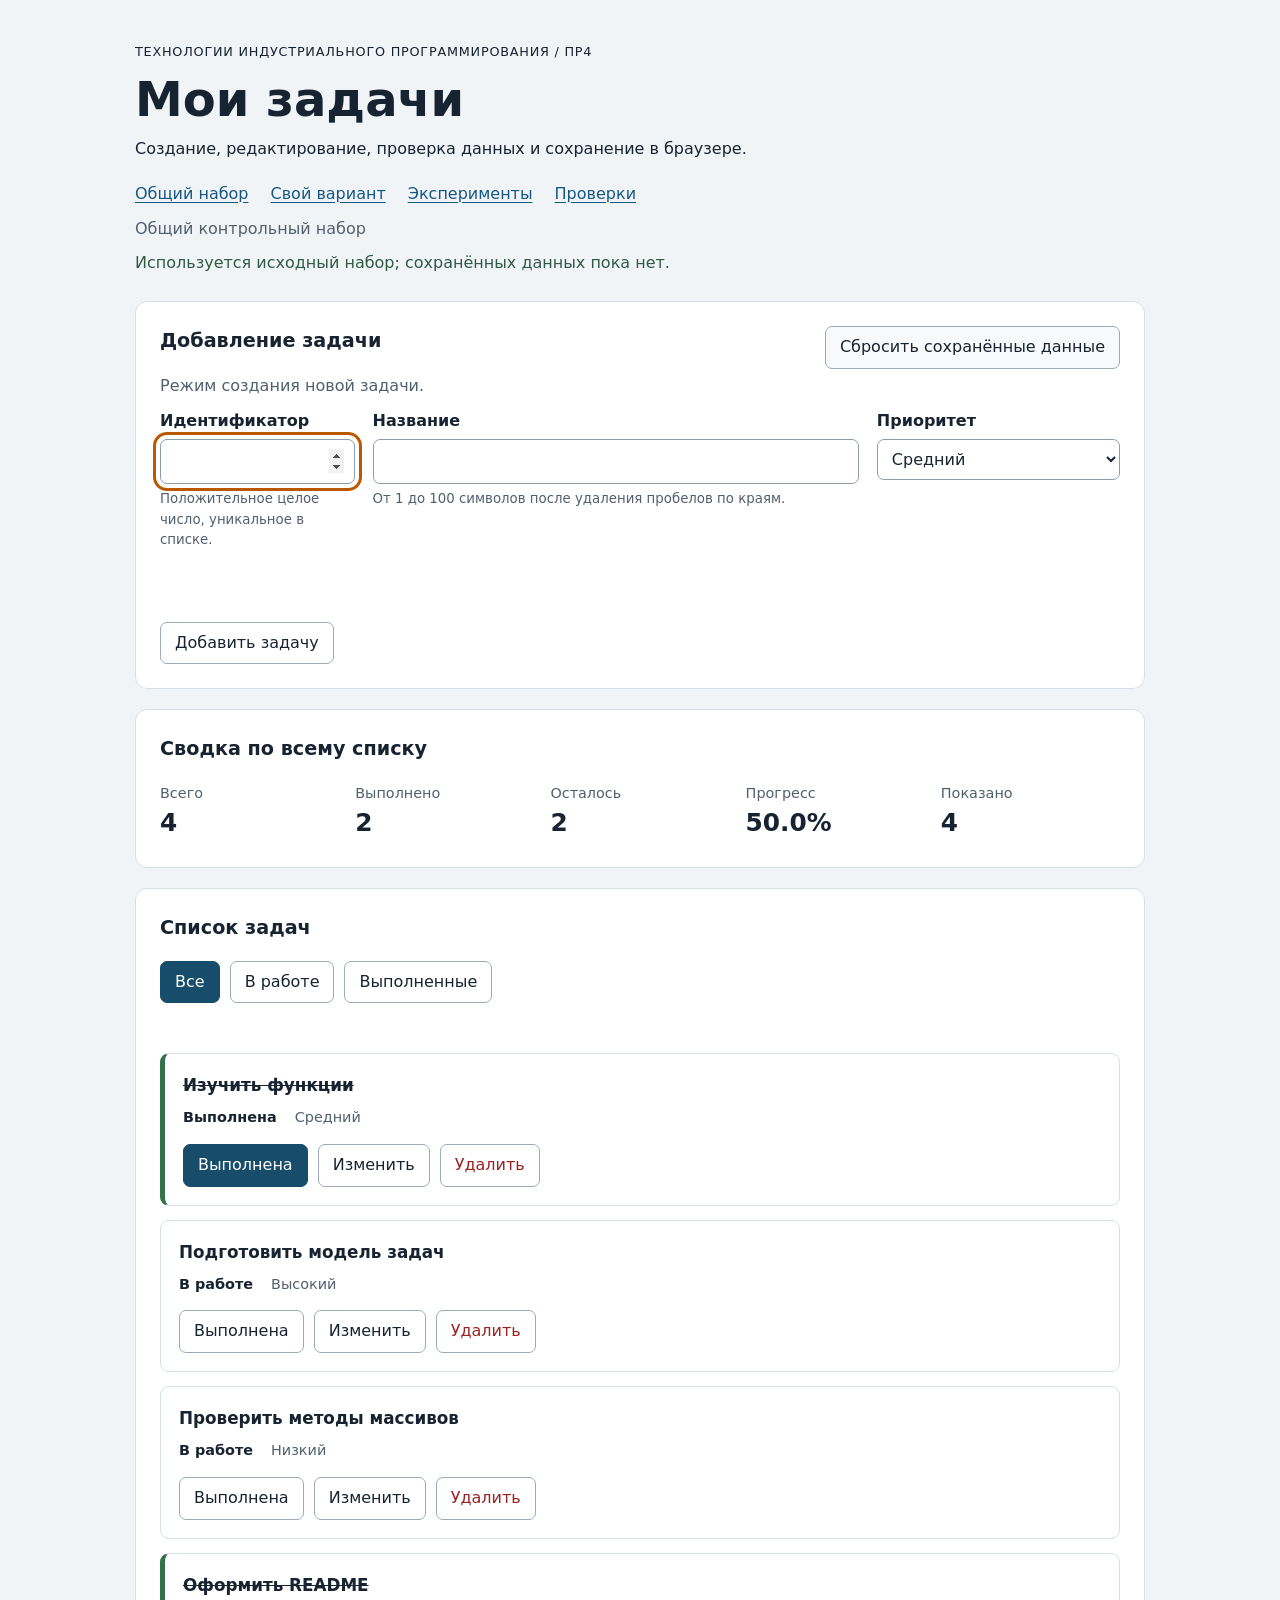
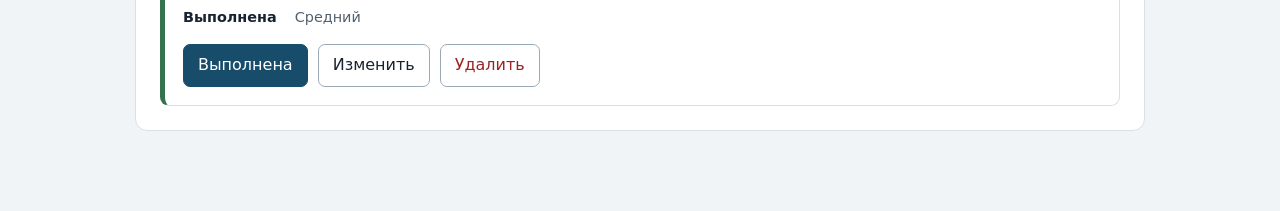
<file: practices_4-5-6_КР/practice-04/index.html>
<!doctype html>
<html lang="ru">
<head>
  <meta charset="utf-8">
  <meta name="viewport" content="width=device-width, initial-scale=1">
  <title>ПР4 — Формы, валидация и локальное хранение</title>
  <link rel="icon" href="data:,">
  <link rel="stylesheet" href="./styles.css">
  <script type="module" src="./src/main.js"></script>
</head>
<body>
  <main class="page">
    <header class="page-header">
      <p class="eyebrow">Технологии индустриального программирования / ПР4</p>
      <h1>Мои задачи</h1>
      <p>Создание, редактирование, проверка данных и сохранение в браузере.</p>
      <nav class="page-links" aria-label="Учебные страницы">
        <a href="./index.html">Общий набор</a>
        <a href="./index.html?dataset=variant">Свой вариант</a>
        <a href="./examples/forms-storage.html">Эксперименты</a>
        <a href="./checks.html">Проверки</a>
      </nav>
      <p id="dataset-label" class="muted">Набор ещё не загружен</p>
      <p id="storage-status" class="storage-status" role="status" aria-live="polite"></p>
    </header>

    <section class="panel" aria-labelledby="form-heading">
      <div class="panel-heading">
        <div>
          <h2 id="form-heading">Добавление задачи</h2>
          <p id="form-mode" class="muted">Режим создания новой задачи.</p>
        </div>
        <button id="reset-data" type="button" class="button-secondary">Сбросить сохранённые данные</button>
      </div>

      <form id="task-form">
        <div class="form-grid">
          <div class="field">
            <label for="task-id">Идентификатор</label>
            <input id="task-id" name="id" type="number" min="1" step="1" required
                   aria-describedby="task-id-hint task-id-error">
            <small id="task-id-hint">Положительное целое число, уникальное в списке.</small>
            <p id="task-id-error" class="field-error" data-error-for="id" aria-live="polite"></p>
          </div>

          <div class="field field-wide">
            <label for="task-title">Название</label>
            <input id="task-title" name="title" type="text" maxlength="100" required
                   aria-describedby="task-title-hint task-title-error">
            <small id="task-title-hint">От 1 до 100 символов после удаления пробелов по краям.</small>
            <p id="task-title-error" class="field-error" data-error-for="title" aria-live="polite"></p>
          </div>

          <div class="field">
            <label for="task-priority">Приоритет</label>
            <select id="task-priority" name="priority" required
                    aria-describedby="task-priority-error">
              <option value="medium">Средний</option>
              <option value="low">Низкий</option>
              <option value="high">Высокий</option>
            </select>
            <p id="task-priority-error" class="field-error" data-error-for="priority" aria-live="polite"></p>
          </div>
        </div>

        <p id="form-message" class="operation-message" role="status" aria-live="polite"></p>
        <div class="form-actions">
          <button id="form-submit" type="submit">Добавить задачу</button>
          <button id="cancel-edit" type="button" class="button-secondary" hidden>Отменить редактирование</button>
        </div>
      </form>
    </section>

    <section aria-labelledby="summary-heading" class="panel">
      <h2 id="summary-heading">Сводка по всему списку</h2>
      <dl id="task-summary" class="summary-grid">
        <div><dt>Всего</dt><dd data-stat="total">—</dd></div>
        <div><dt>Выполнено</dt><dd data-stat="completed">—</dd></div>
        <div><dt>Осталось</dt><dd data-stat="pending">—</dd></div>
        <div><dt>Прогресс</dt><dd data-stat="progress">—</dd></div>
        <div><dt>Показано</dt><dd data-stat="visible">—</dd></div>
      </dl>
    </section>

    <section class="panel" aria-labelledby="list-heading">
      <h2 id="list-heading">Список задач</h2>
      <div id="task-filters" class="filters" role="group" aria-label="Фильтр по статусу">
        <button type="button" data-filter="all" aria-pressed="true" class="is-active"><span class="filter-label">Все</span></button>
        <button type="button" data-filter="pending" aria-pressed="false"><span class="filter-label">В работе</span></button>
        <button type="button" data-filter="completed" aria-pressed="false"><span class="filter-label">Выполненные</span></button>
      </div>
      <p id="operation-message" class="operation-message" role="status" aria-live="polite"></p>
      <p id="empty-message" class="empty-message" hidden></p>
      <ul id="task-list" class="task-list" aria-label="Задачи"></ul>
      <noscript>Для выполнения работы необходимо разрешить JavaScript в браузере.</noscript>
    </section>
  </main>
</body>
</html>
</file>
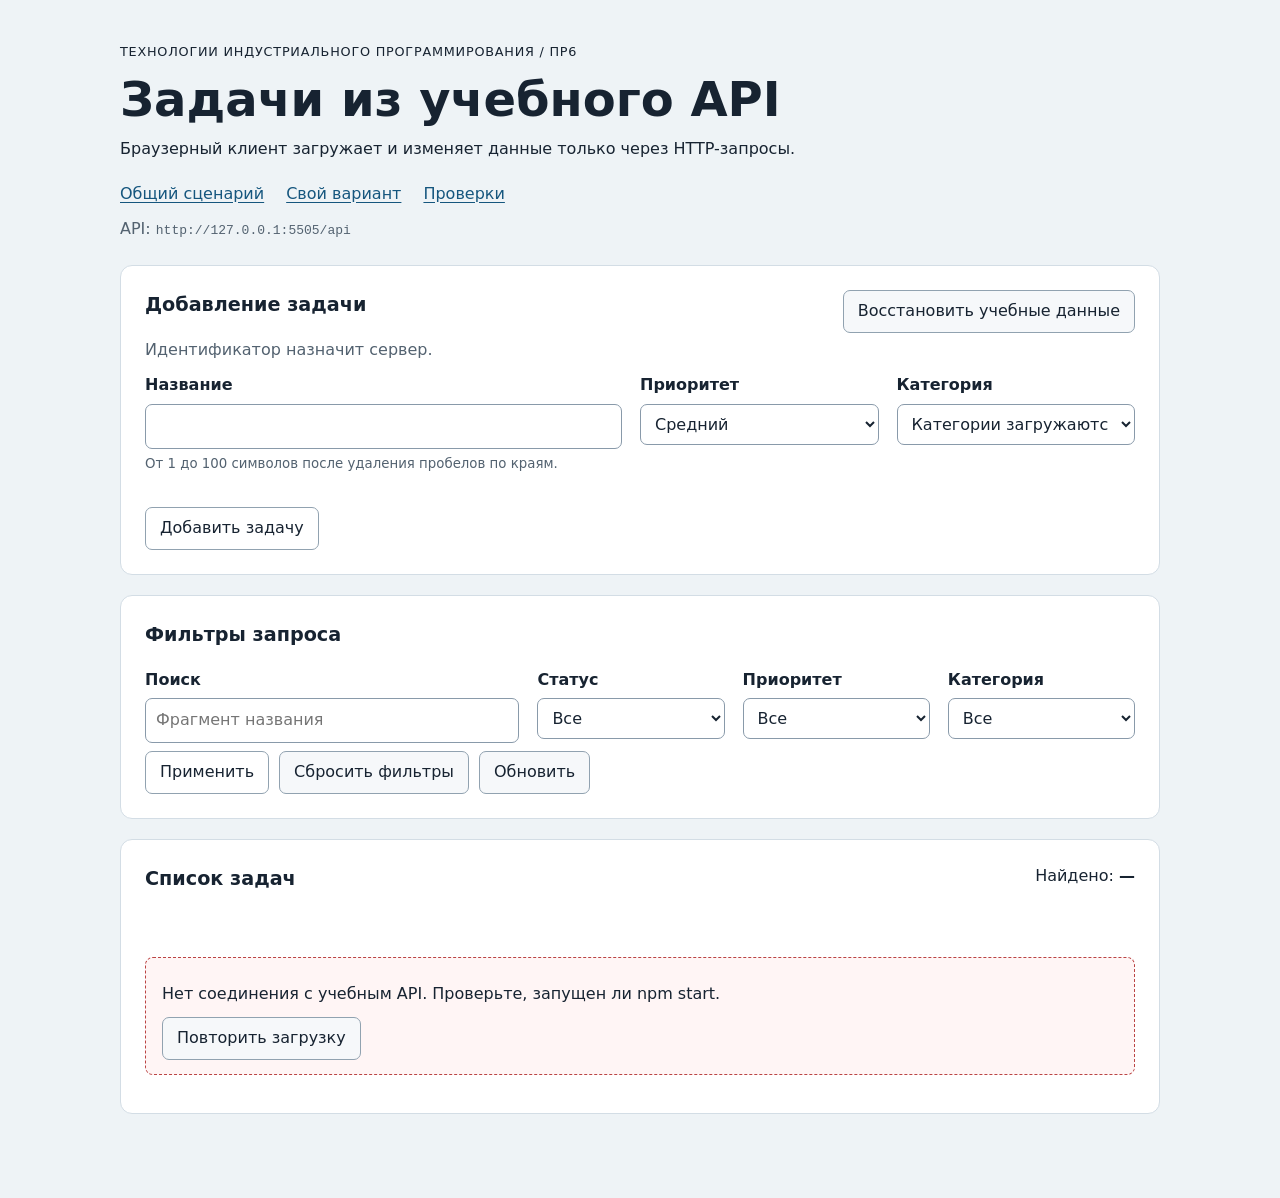
<file: practices_4-5-6_КР/practice-06/index.html>
<!doctype html>
<html lang="ru">
<head>
  <meta charset="utf-8">
  <meta name="viewport" content="width=device-width, initial-scale=1">
  <title>ПР6 — Браузерный клиент HTTP API</title>
  <link rel="icon" href="data:,">
  <link rel="stylesheet" href="./styles.css">
  <script type="module" src="./src/main.js"></script>
</head>
<body>
  <main class="page">
    <header class="page-header">
      <p class="eyebrow">Технологии индустриального программирования / ПР6</p>
      <h1>Задачи из учебного API</h1>
      <p>Браузерный клиент загружает и изменяет данные только через HTTP-запросы.</p>
      <nav class="page-links" aria-label="Учебные страницы">
        <a href="./index.html">Общий сценарий</a>
        <a href="./index.html?dataset=variant">Свой вариант</a>
        <a href="./checks.html">Проверки</a>
      </nav>
      <p class="muted">API: <code id="api-url">адрес определяется…</code></p>
    </header>

    <section class="panel" aria-labelledby="editor-heading">
      <div class="panel-heading">
        <div>
          <h2 id="editor-heading">Добавление задачи</h2>
          <p id="form-mode" class="muted">Идентификатор назначит сервер.</p>
        </div>
        <button id="reset-data" type="button" class="button-secondary">Восстановить учебные данные</button>
      </div>

      <form id="task-form" novalidate>
        <div class="form-grid">
          <div class="field field-wide">
            <label for="task-title">Название</label>
            <input id="task-title" name="title" type="text" maxlength="100" required
                   aria-describedby="task-title-hint task-title-error">
            <small id="task-title-hint">От 1 до 100 символов после удаления пробелов по краям.</small>
            <p id="task-title-error" class="field-error" data-error-for="title" aria-live="polite"></p>
          </div>

          <div class="field">
            <label for="task-priority">Приоритет</label>
            <select id="task-priority" name="priority" required
                    aria-describedby="task-priority-error">
              <option value="medium">Средний</option>
              <option value="low">Низкий</option>
              <option value="high">Высокий</option>
            </select>
            <p id="task-priority-error" class="field-error" data-error-for="priority" aria-live="polite"></p>
          </div>

          <div class="field">
            <label for="task-category">Категория</label>
            <select id="task-category" name="categoryId" required
                    aria-describedby="task-category-error">
              <option value="">Категории загружаются…</option>
            </select>
            <p id="task-category-error" class="field-error" data-error-for="categoryId" aria-live="polite"></p>
          </div>
        </div>

        <div class="form-actions">
          <button id="form-submit" type="submit">Добавить задачу</button>
          <button id="cancel-edit" type="button" class="button-secondary" hidden>Отменить редактирование</button>
        </div>
      </form>
    </section>

    <section class="panel" aria-labelledby="filters-heading">
      <h2 id="filters-heading">Фильтры запроса</h2>
      <form id="filters-form">
        <div class="filter-grid">
          <div class="field field-wide">
            <label for="filter-query">Поиск</label>
            <input id="filter-query" name="q" type="search" maxlength="100" placeholder="Фрагмент названия">
          </div>
          <div class="field">
            <label for="filter-completed">Статус</label>
            <select id="filter-completed" name="completed">
              <option value="">Все</option>
              <option value="false">В работе</option>
              <option value="true">Выполненные</option>
            </select>
          </div>
          <div class="field">
            <label for="filter-priority">Приоритет</label>
            <select id="filter-priority" name="priority">
              <option value="">Все</option>
              <option value="low">Низкий</option>
              <option value="medium">Средний</option>
              <option value="high">Высокий</option>
            </select>
          </div>
          <div class="field">
            <label for="filter-category">Категория</label>
            <select id="filter-category" name="categoryId">
              <option value="">Все</option>
            </select>
          </div>
        </div>
        <div class="form-actions">
          <button type="submit">Применить</button>
          <button id="clear-filters" type="button" class="button-secondary">Сбросить фильтры</button>
          <button id="refresh-list" type="button" class="button-secondary">Обновить</button>
        </div>
      </form>
    </section>

    <section id="list-panel" class="panel" aria-labelledby="list-heading" aria-busy="false">
      <div class="panel-heading">
        <h2 id="list-heading">Список задач</h2>
        <p class="counter">Найдено: <strong id="task-total">—</strong></p>
      </div>

      <p id="operation-message" class="operation-message" role="status" aria-live="polite"></p>
      <div id="list-state" class="list-state" role="status" aria-live="polite">
        <p data-state-message>Приложение ещё не запущено.</p>
        <button id="retry-load" type="button" class="button-secondary" hidden>Повторить загрузку</button>
      </div>
      <ul id="task-list" class="task-list" aria-label="Задачи"></ul>
      <noscript>Для выполнения работы необходимо разрешить JavaScript в браузере.</noscript>
    </section>
  </main>
</body>
</html>
</file>
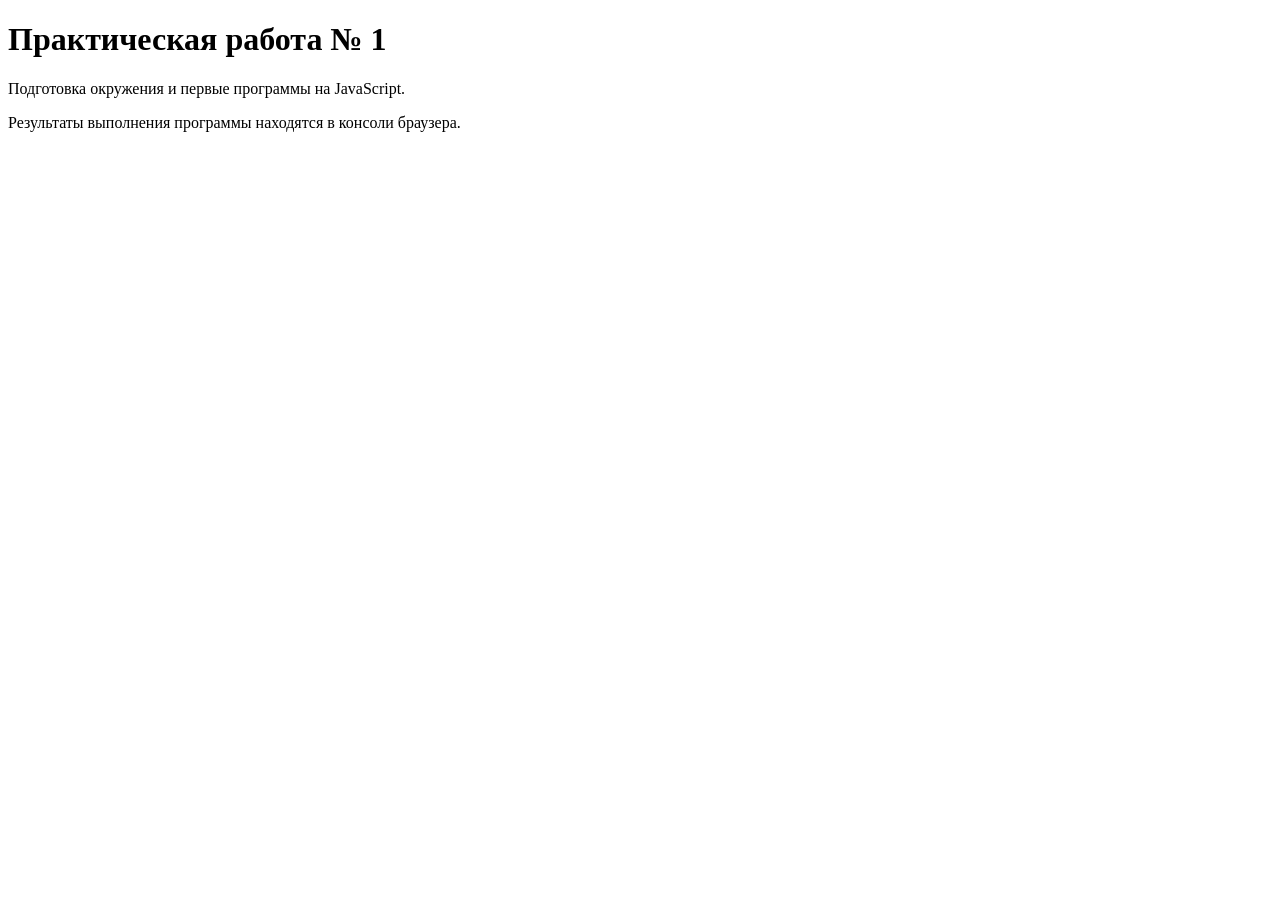
<file: Мельник_1-3ПР_КР1/practice-01/index.html>
<!doctype html>
<html lang="ru">
  <head>
    <meta charset="UTF-8">
    <meta name="viewport" content="width=device-width, initial-scale=1.0">
    <title>ПР1 — JavaScript</title>
    <script src="./js/hello.js" defer></script>
  </head>
  <body>
    <main>
      <h1>Практическая работа № 1</h1>
      <p>Подготовка окружения и первые программы на JavaScript.</p>
      <p>Результаты выполнения программы находятся в консоли браузера.</p>
    </main>
  </body>
</html>
</file>
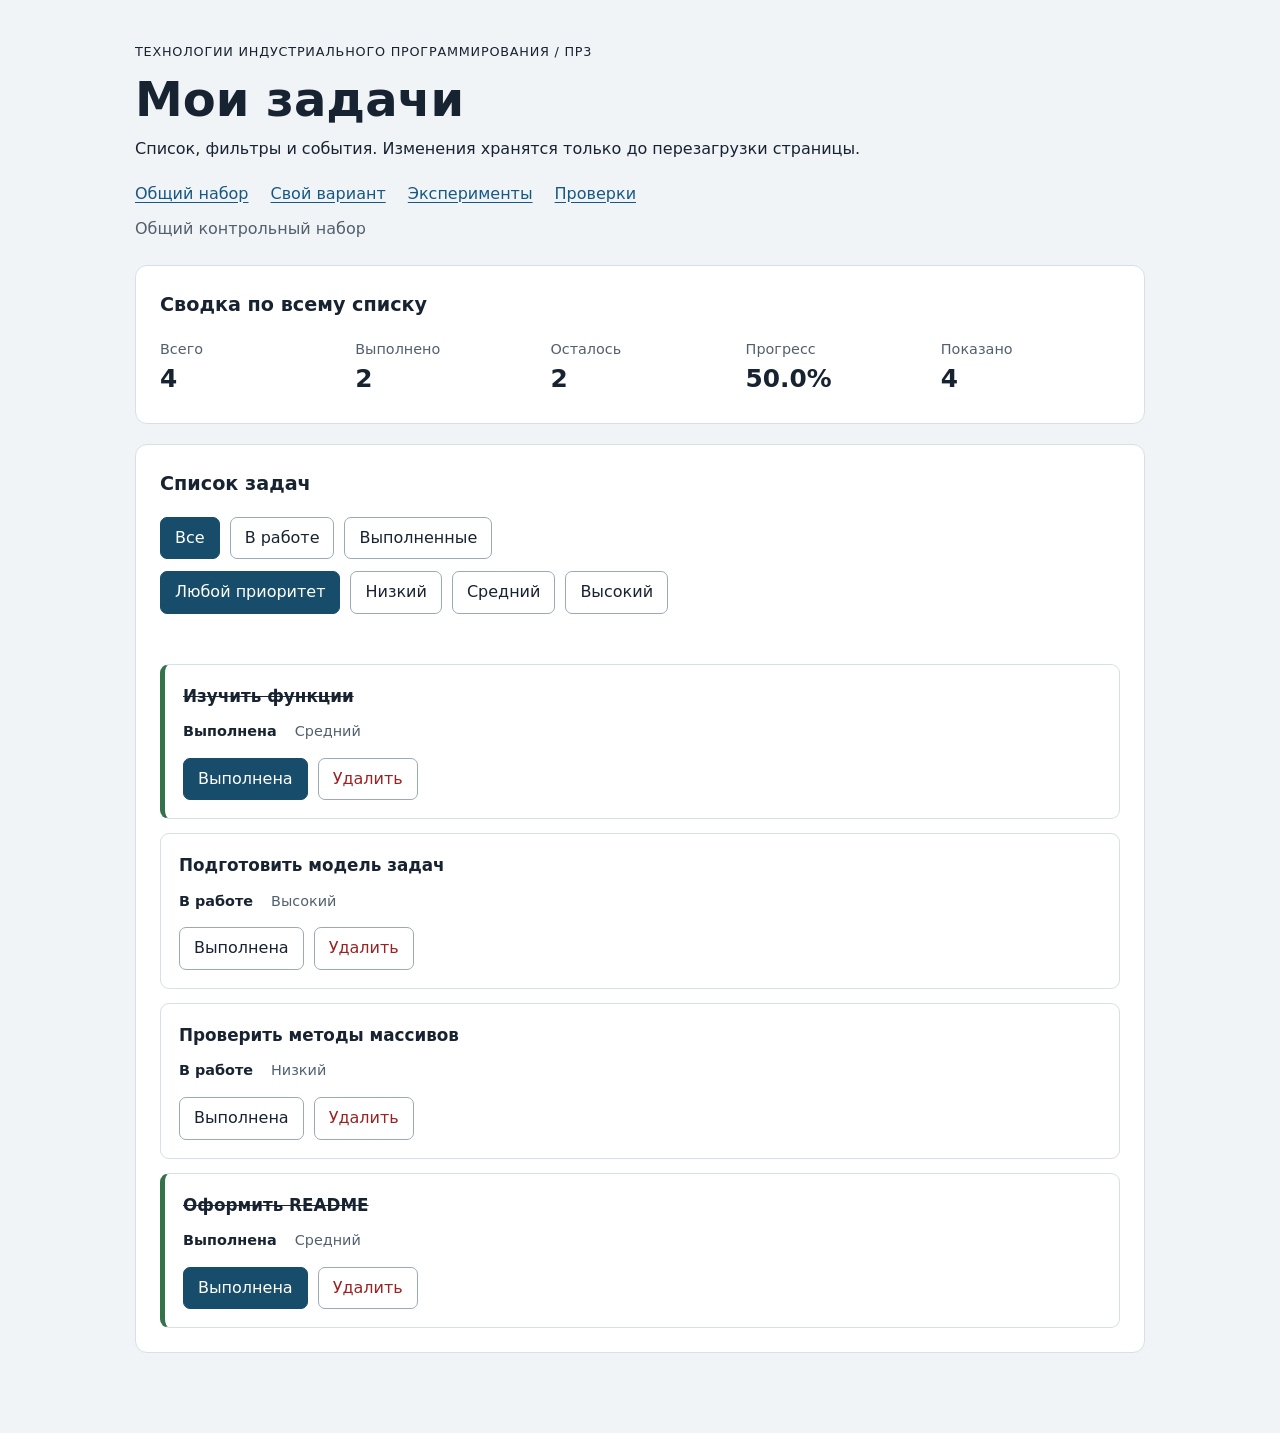
<file: Мельник_1-3ПР_КР1/practice-03/index.html>
<!doctype html>
<html lang="ru">
<head>
  <meta charset="utf-8">
  <meta name="viewport" content="width=device-width, initial-scale=1">
  <title>ПР3 — Работа с DOM и событиями</title>
  <link rel="icon" href="data:,">
  <link rel="stylesheet" href="./styles.css">
  <script type="module" src="./src/main.js"></script>
</head>
<body>
  <main class="page">
    <header class="page-header">
      <p class="eyebrow">Технологии индустриального программирования / ПР3</p>
      <h1>Мои задачи</h1>
      <p>Список, фильтры и события. Изменения хранятся только до перезагрузки страницы.</p>
      <nav class="page-links" aria-label="Учебные страницы">
        <a href="./index.html">Общий набор</a>
        <a href="./index.html?dataset=variant">Свой вариант</a>
        <a href="./examples/dom-events.html">Эксперименты</a>
        <a href="./checks.html">Проверки</a>
      </nav>
      <p id="dataset-label" class="muted">Набор ещё не загружен</p>
    </header>

    <section aria-labelledby="summary-heading" class="panel">
      <h2 id="summary-heading">Сводка по всему списку</h2>
      <dl id="task-summary" class="summary-grid">
        <div><dt>Всего</dt><dd data-stat="total">—</dd></div>
        <div><dt>Выполнено</dt><dd data-stat="completed">—</dd></div>
        <div><dt>Осталось</dt><dd data-stat="pending">—</dd></div>
        <div><dt>Прогресс</dt><dd data-stat="progress">—</dd></div>
        <div><dt>Показано</dt><dd data-stat="visible">—</dd></div>
      </dl>
    </section>

    <section class="panel" aria-labelledby="list-heading">
      <h2 id="list-heading">Список задач</h2>
      <div id="task-filters" class="filters" role="group" aria-label="Фильтр по статусу">
        <button type="button" data-filter="all" aria-pressed="true" class="is-active"><span class="filter-label">Все</span></button>
        <button type="button" data-filter="pending" aria-pressed="false"><span class="filter-label">В работе</span></button>
        <button type="button" data-filter="completed" aria-pressed="false"><span class="filter-label">Выполненные</span></button>
      </div>
      <!-- Фильтр по приоритету -->
      <div id="priority-filters" class="filters priority-filters" role="group" aria-label="Фильтр по приоритету">
        <button type="button" data-priority="any" aria-pressed="true" class="is-active"><span class="filter-label">Любой приоритет</span></button>
        <button type="button" data-priority="low" aria-pressed="false"><span class="filter-label">Низкий</span></button>
        <button type="button" data-priority="medium" aria-pressed="false"><span class="filter-label">Средний</span></button>
        <button type="button" data-priority="high" aria-pressed="false"><span class="filter-label">Высокий</span></button>
      </div>
      <p id="operation-message" class="operation-message" role="status" aria-live="polite"></p>
      <p id="empty-message" class="empty-message" hidden></p>
      <ul id="task-list" class="task-list" aria-label="Задачи"></ul>
      <noscript>Для выполнения работы необходимо разрешить JavaScript в браузере.</noscript>
    </section>
  </main>
</body>
</html>
</file>
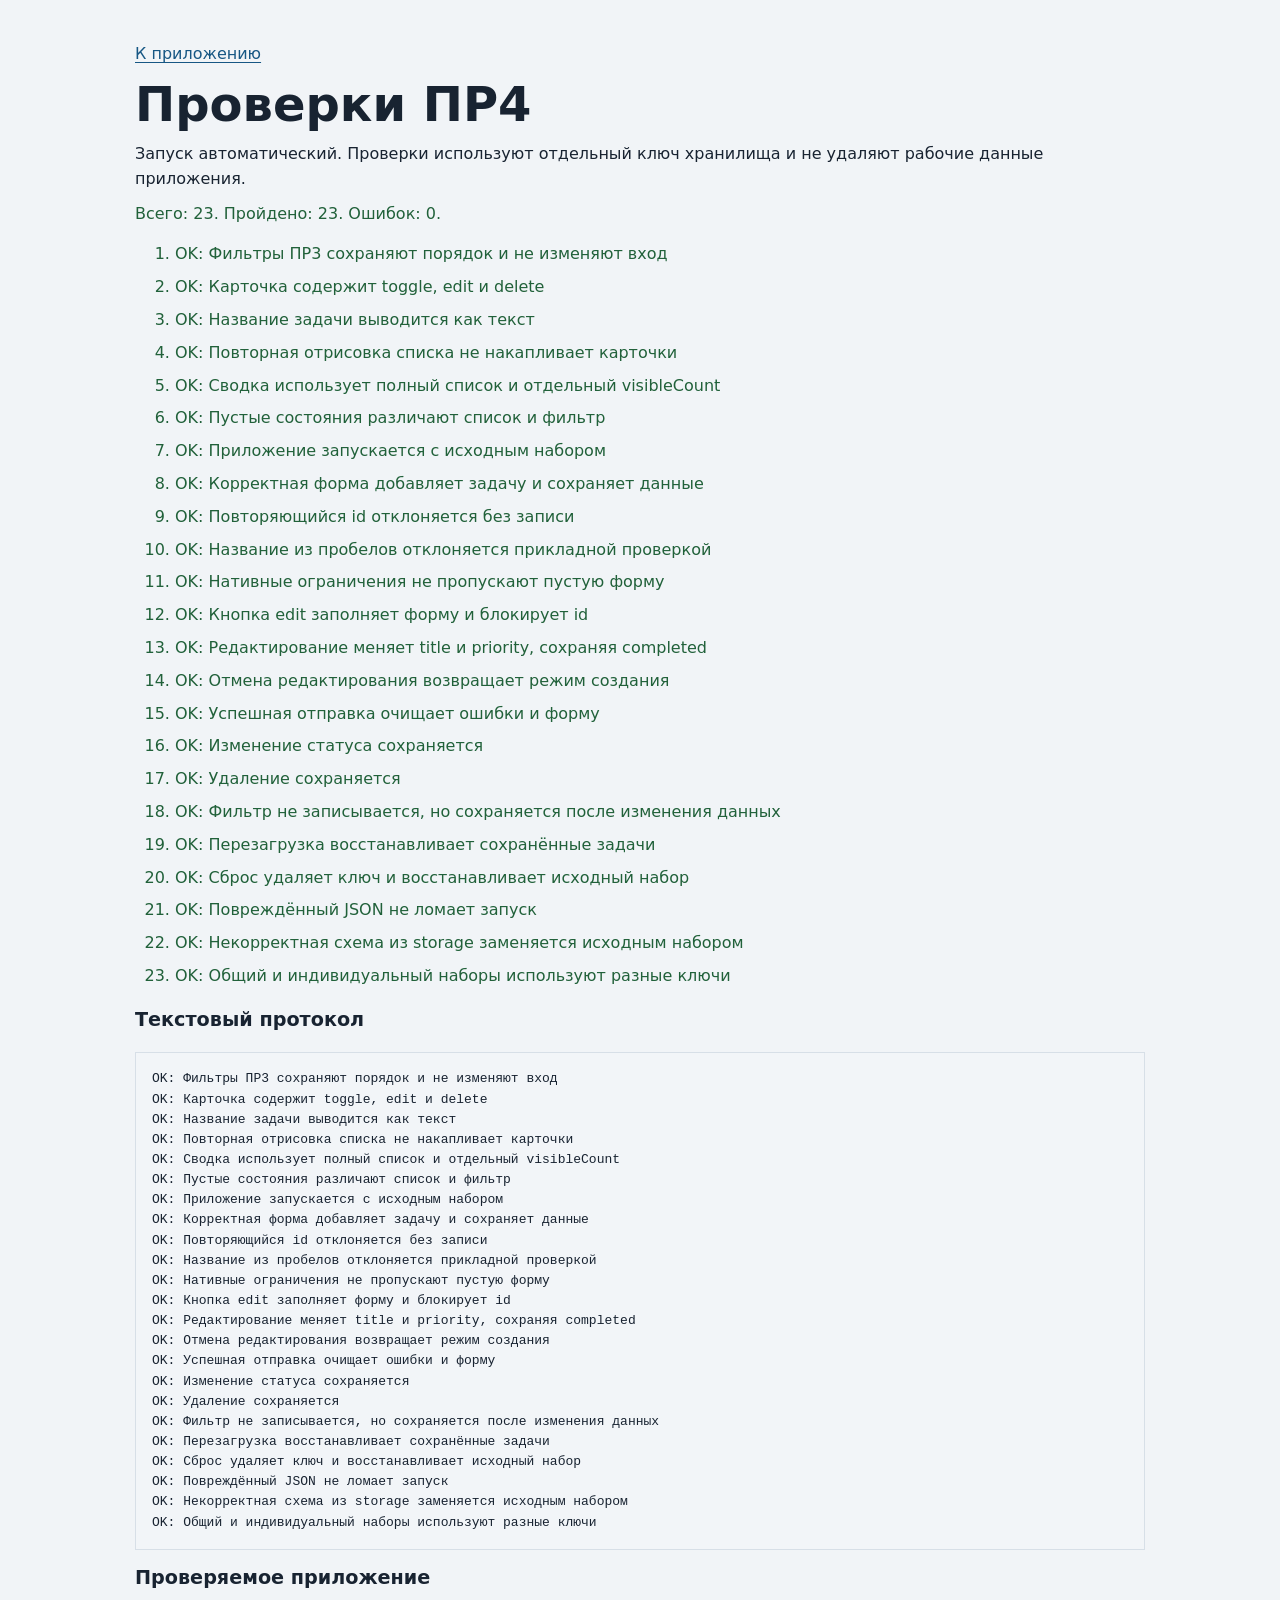
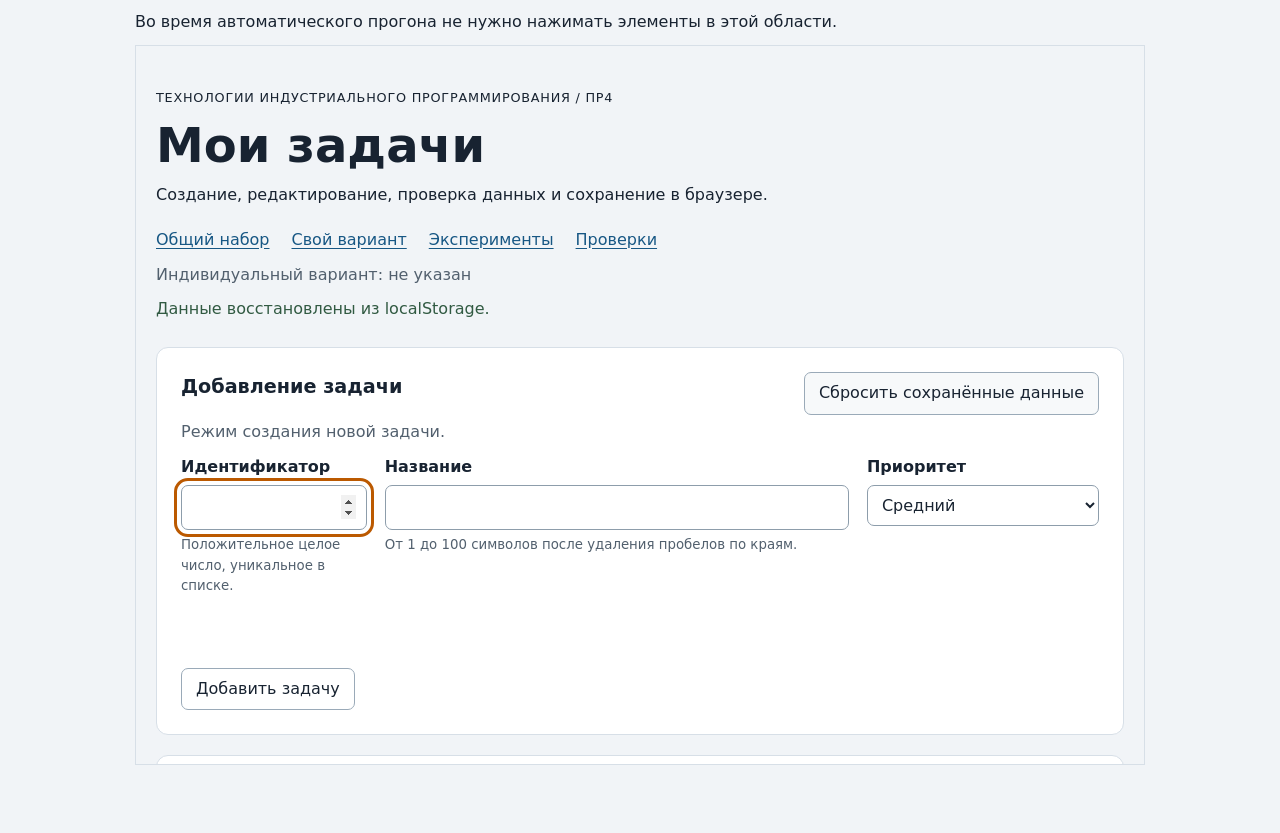
<file: practices_4-5-6_КР/practice-04/checks.html>
<!doctype html>
<html lang="ru">
<head>
  <meta charset="utf-8">
  <meta name="viewport" content="width=device-width, initial-scale=1">
  <title>ПР4 — Проверки интерфейса</title>
  <link rel="icon" href="data:,">
  <link rel="stylesheet" href="./styles.css">
  <script type="module" src="./checks/browser.checks.js"></script>
</head>
<body>
  <main class="page">
    <p><a href="./index.html">К приложению</a></p>
    <h1>Проверки ПР4</h1>
    <p>Запуск автоматический. Проверки используют отдельный ключ хранилища и не удаляют рабочие данные приложения.</p>
    <p id="check-summary" role="status">Проверки не завершены. Если сообщение не меняется, откройте Console и проверьте ошибки импорта.</p>
    <ol id="check-results" class="check-list"></ol>
    <h2>Текстовый протокол</h2>
    <pre id="check-log"></pre>
    <h2>Проверяемое приложение</h2>
    <p>Во время автоматического прогона не нужно нажимать элементы в этой области.</p>
    <iframe id="test-frame" class="test-preview" title="Приложение для автоматических проверок"></iframe>
    <div id="test-fixture" class="test-fixture" aria-hidden="true"></div>
  </main>
</body>
</html>
</file>
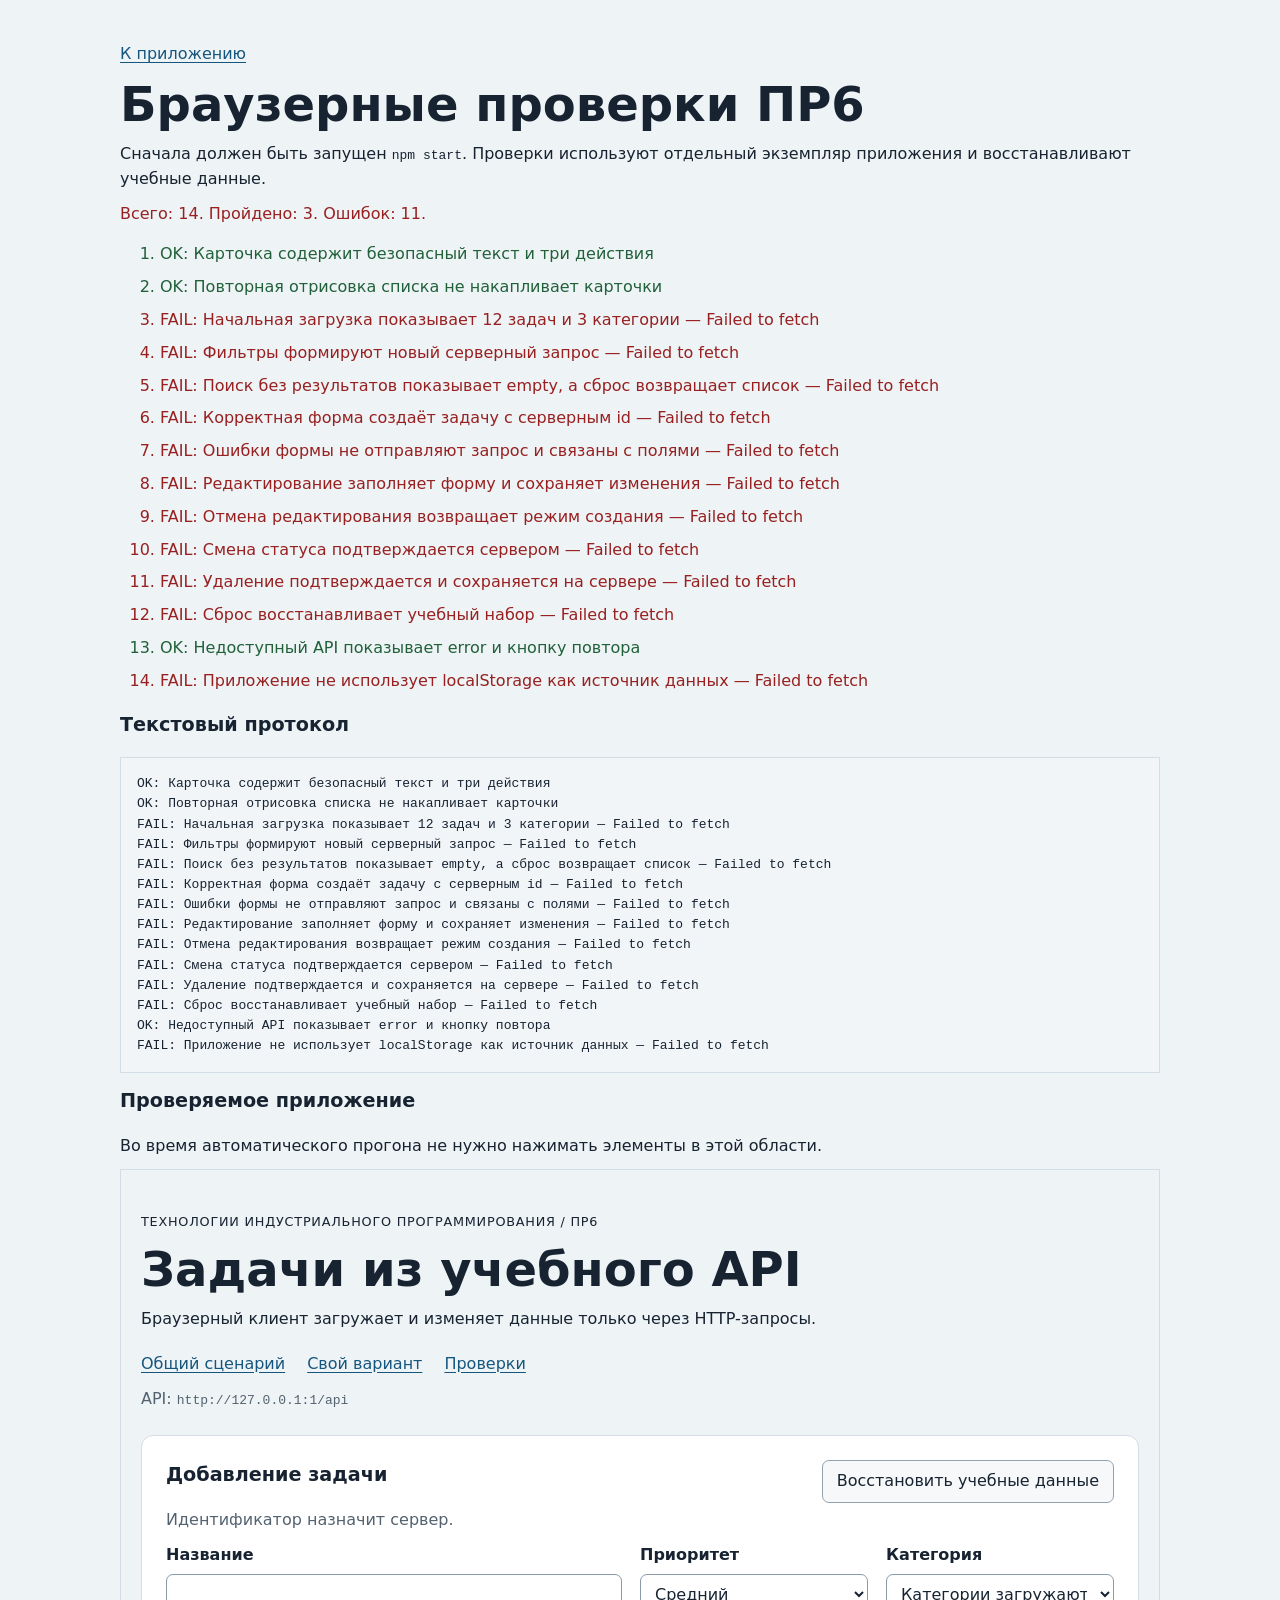
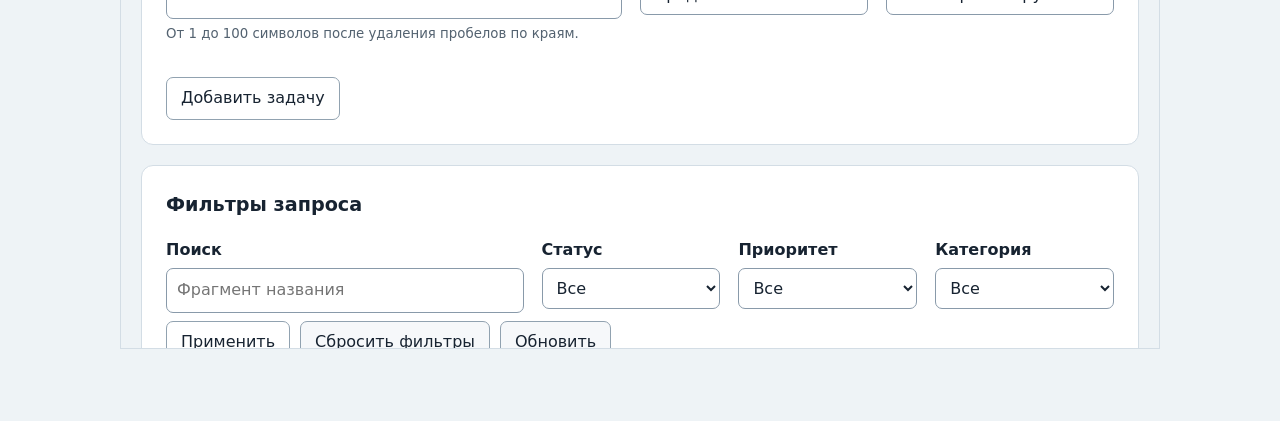
<file: practices_4-5-6_КР/practice-06/checks.html>
<!doctype html>
<html lang="ru">
<head>
  <meta charset="utf-8">
  <meta name="viewport" content="width=device-width, initial-scale=1">
  <title>ПР6 — Проверки интерфейса</title>
  <link rel="icon" href="data:,">
  <link rel="stylesheet" href="./styles.css">
  <script type="module" src="./checks/browser.checks.js"></script>
</head>
<body>
  <main class="page">
    <p><a href="./index.html">К приложению</a></p>
    <h1>Браузерные проверки ПР6</h1>
    <p>Сначала должен быть запущен <code>npm start</code>. Проверки используют отдельный экземпляр приложения и восстанавливают учебные данные.</p>
    <p id="check-summary" role="status">Проверки не завершены. Если сообщение не меняется, откройте Console и проверьте ошибки импорта.</p>
    <ol id="check-results" class="check-list"></ol>
    <h2>Текстовый протокол</h2>
    <pre id="check-log"></pre>
    <h2>Проверяемое приложение</h2>
    <p>Во время автоматического прогона не нужно нажимать элементы в этой области.</p>
    <iframe id="test-frame" class="test-preview" title="Приложение для автоматических проверок"></iframe>
    <div id="test-fixture" class="test-fixture" aria-hidden="true"></div>
  </main>
</body>
</html>
</file>
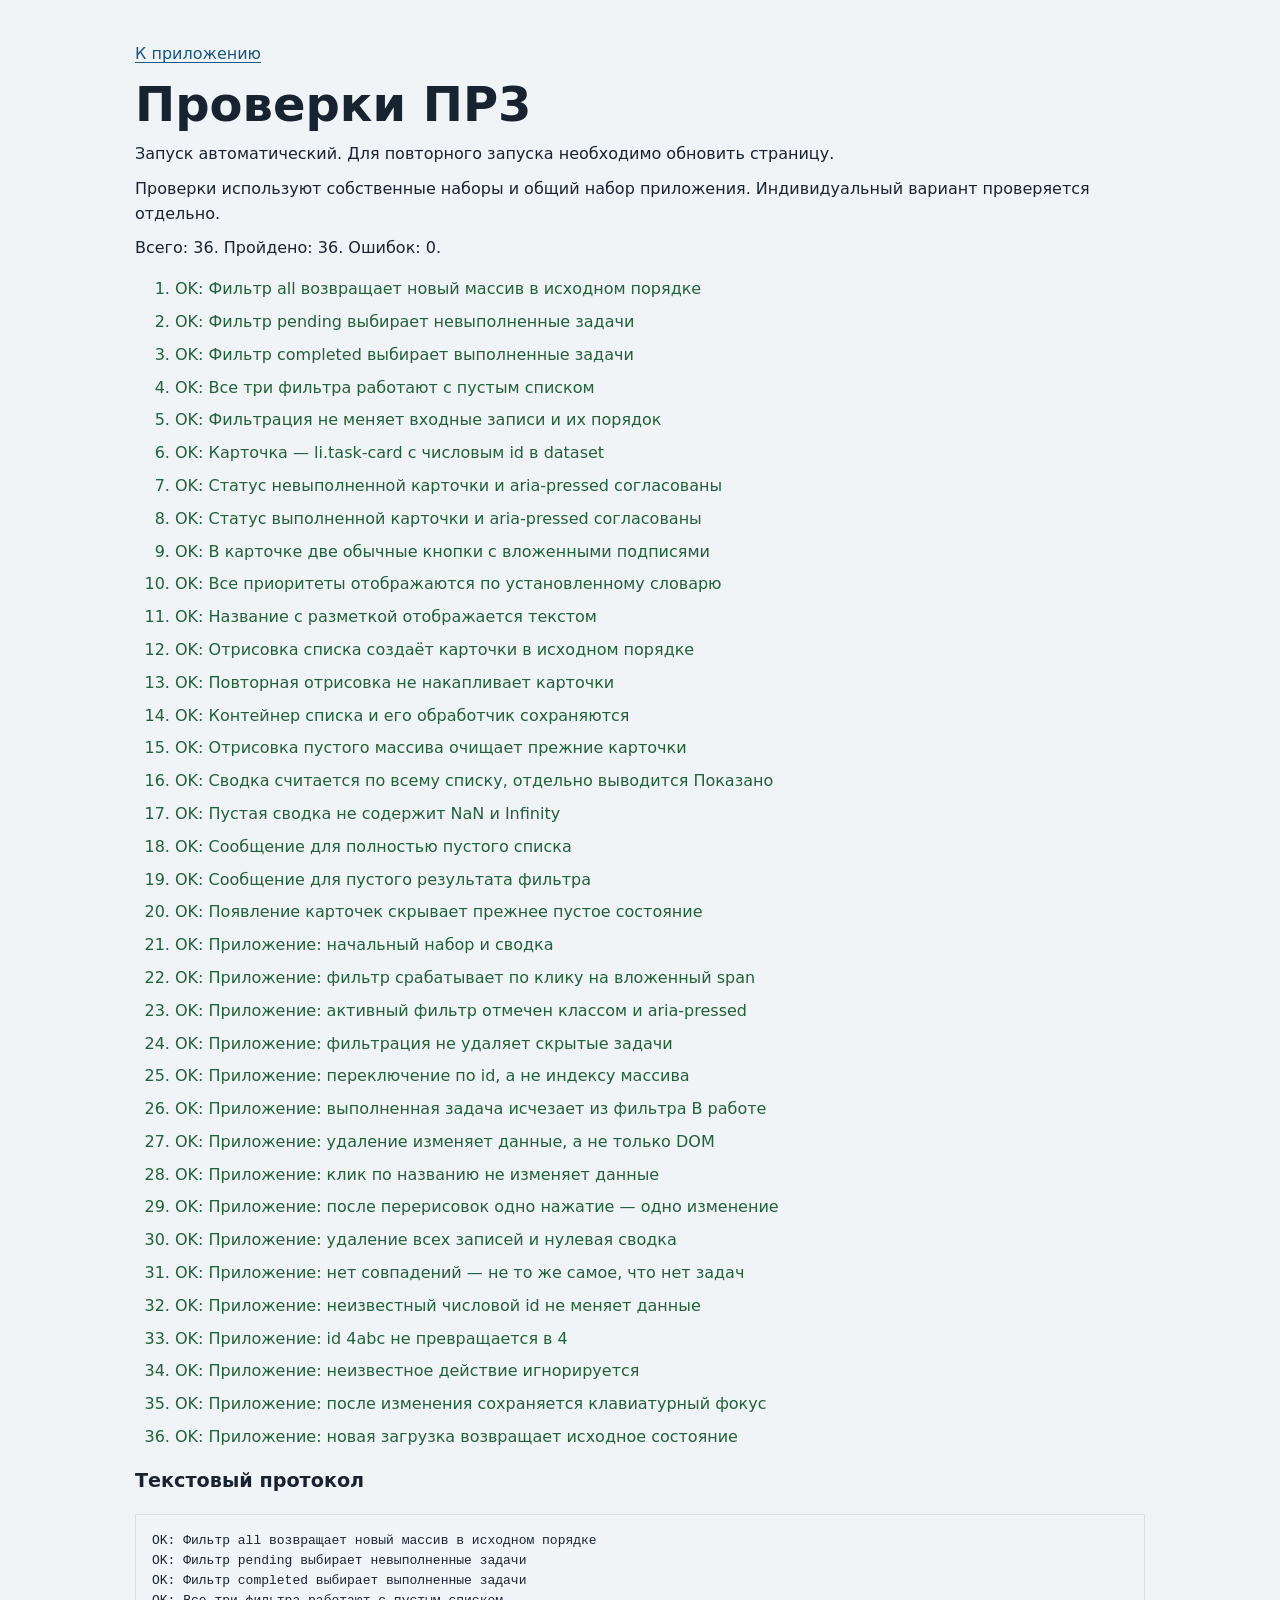
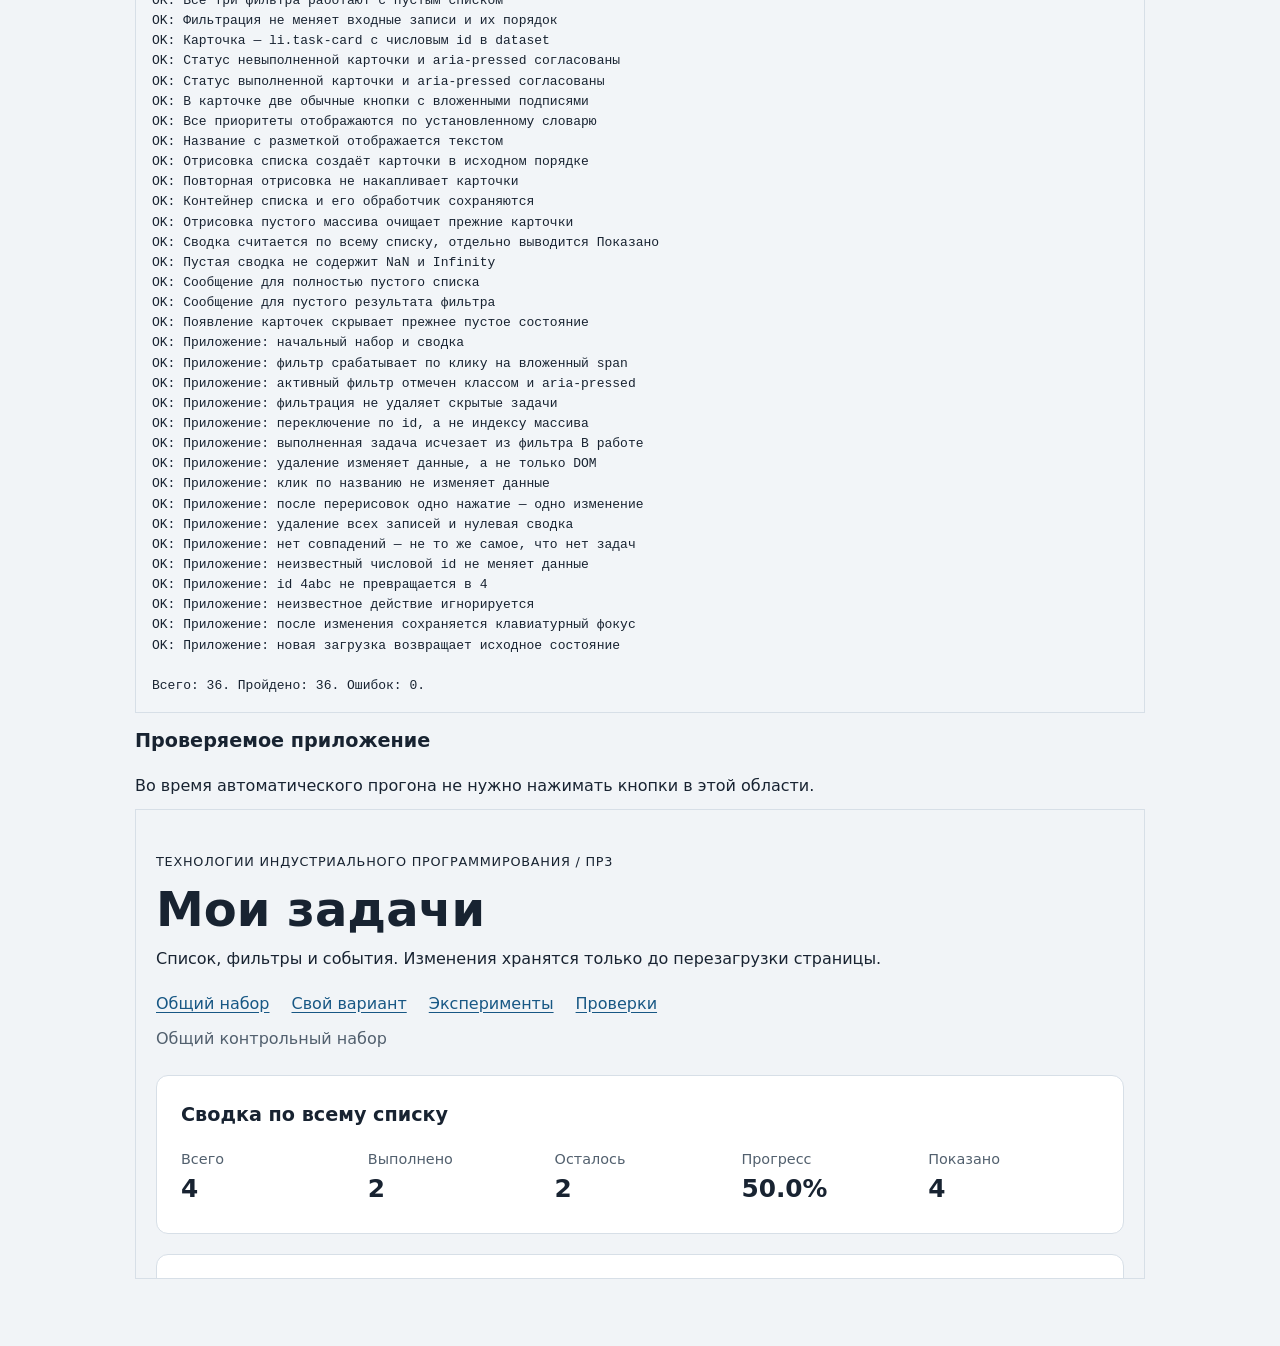
<file: Мельник_1-3ПР_КР1/practice-03/checks.html>
<!doctype html>
<html lang="ru">
<head>
  <meta charset="utf-8">
  <meta name="viewport" content="width=device-width, initial-scale=1">
  <title>ПР3 — Проверки интерфейса</title>
  <link rel="icon" href="data:,">
  <link rel="stylesheet" href="./styles.css">
  <script type="module" src="./checks/browser.checks.js"></script>
</head>
<body>
  <main class="page">
    <p><a href="./index.html">К приложению</a></p>
    <h1>Проверки ПР3</h1>
    <p>Запуск автоматический. Для повторного запуска необходимо обновить страницу.</p>
    <p>Проверки используют собственные наборы и общий набор приложения. Индивидуальный вариант проверяется отдельно.</p>
    <p id="check-summary" role="status">Проверки не завершены. Если сообщение не меняется, необходимо открыть Console и проверить ошибки импорта.</p>
    <ol id="check-results" class="check-list"></ol>
    <h2>Текстовый протокол</h2>
    <pre id="check-log"></pre>
    <h2>Проверяемое приложение</h2>
    <p>Во время автоматического прогона не нужно нажимать кнопки в этой области.</p>
    <iframe id="test-frame" class="test-preview" title="Приложение для автоматических проверок"></iframe>
    <div id="test-fixture" class="test-fixture" aria-hidden="true"></div>
  </main>
</body>
</html>
</file>
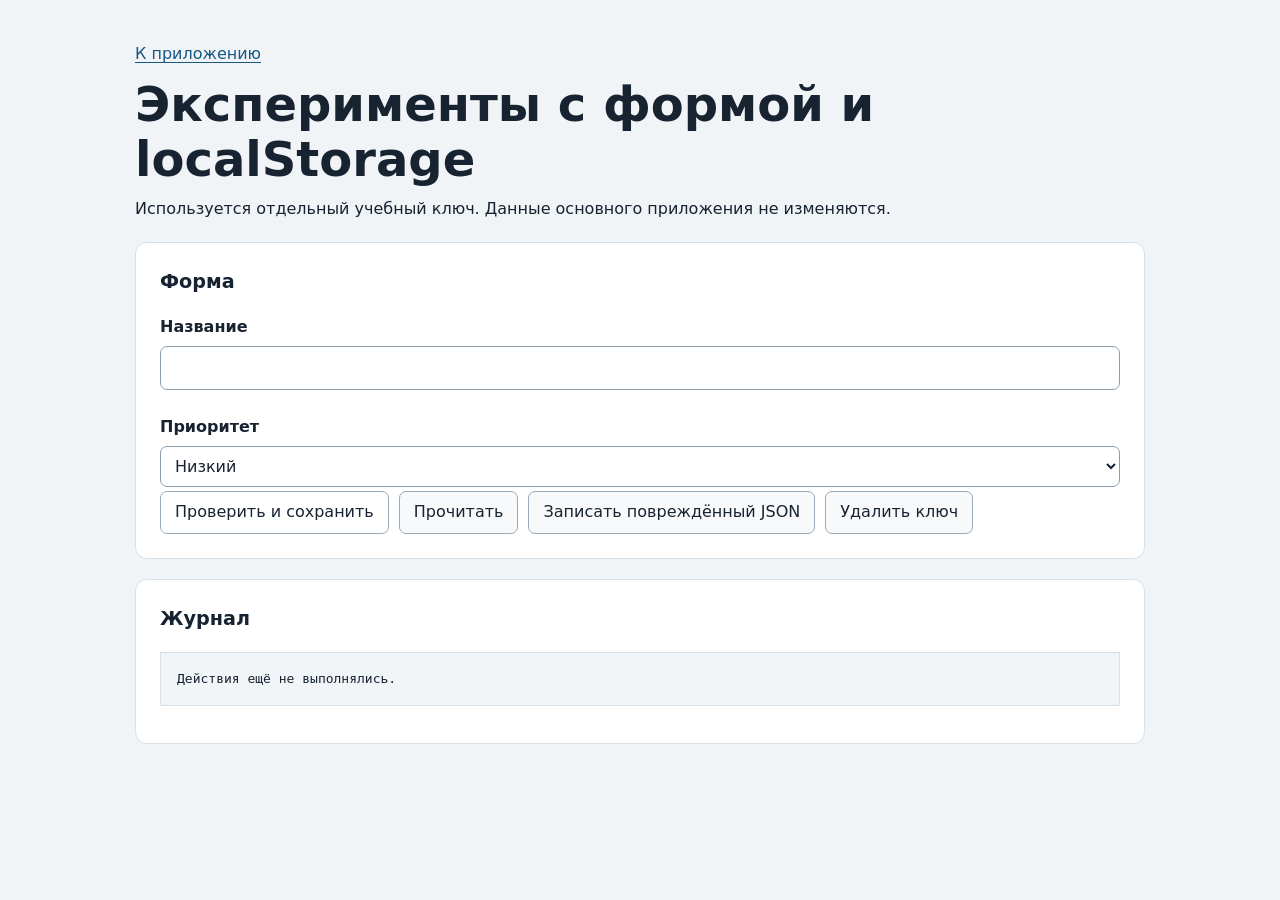
<file: practices_4-5-6_КР/practice-04/examples/forms-storage.html>
<!doctype html>
<html lang="ru">
<head>
  <meta charset="utf-8">
  <meta name="viewport" content="width=device-width, initial-scale=1">
  <title>ПР4 — Эксперименты с формой и localStorage</title>
  <link rel="icon" href="data:,">
  <link rel="stylesheet" href="../styles.css">
  <script type="module" src="./forms-storage.js"></script>
</head>
<body>
  <main class="page">
    <p><a href="../index.html">К приложению</a></p>
    <h1>Эксперименты с формой и localStorage</h1>
    <p>Используется отдельный учебный ключ. Данные основного приложения не изменяются.</p>

    <section class="panel" aria-labelledby="lab-form-heading">
      <h2 id="lab-form-heading">Форма</h2>
      <form id="lab-form">
        <div class="field">
          <label for="lab-title">Название</label>
          <input id="lab-title" name="title" required maxlength="20">
          <p id="lab-title-error" class="field-error" aria-live="polite"></p>
        </div>
        <div class="field">
          <label for="lab-priority">Приоритет</label>
          <select id="lab-priority" name="priority">
            <option value="low">Низкий</option>
            <option value="medium">Средний</option>
            <option value="high">Высокий</option>
          </select>
        </div>
        <div class="form-actions">
          <button type="submit">Проверить и сохранить</button>
          <button id="load-value" type="button" class="button-secondary">Прочитать</button>
          <button id="write-broken" type="button" class="button-secondary">Записать повреждённый JSON</button>
          <button id="remove-value" type="button" class="button-secondary">Удалить ключ</button>
        </div>
      </form>
    </section>

    <section class="panel" aria-labelledby="lab-log-heading">
      <h2 id="lab-log-heading">Журнал</h2>
      <pre id="lab-log">Действия ещё не выполнялись.</pre>
    </section>
  </main>
</body>
</html>
</file>
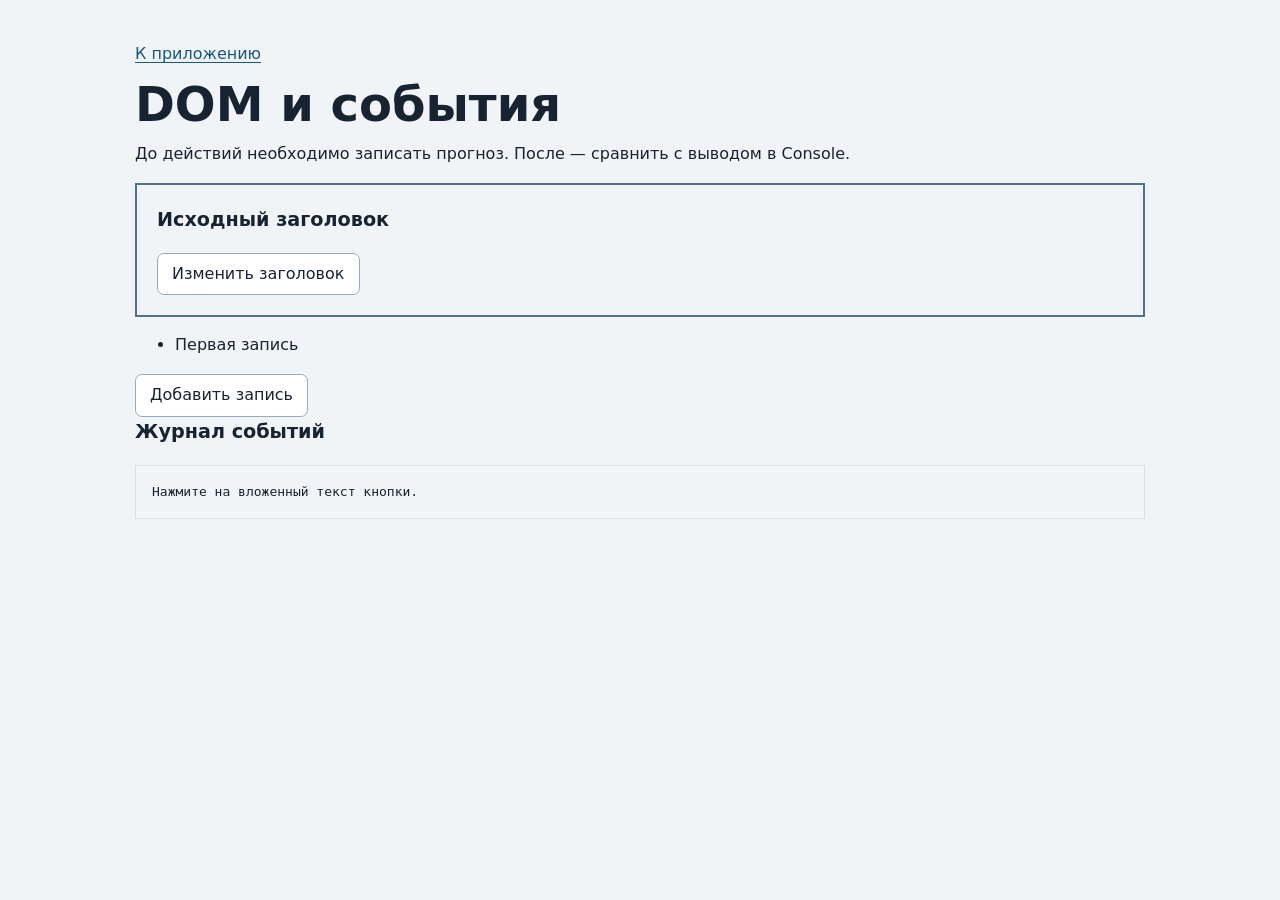
<file: Мельник_1-3ПР_КР1/practice-03/examples/dom-events.html>
<!doctype html>
<html lang="ru">
<head>
  <meta charset="utf-8">
  <meta name="viewport" content="width=device-width, initial-scale=1">
  <title>ПР3 — Эксперименты с DOM</title>
  <link rel="icon" href="data:,">
  <link rel="stylesheet" href="../styles.css">
  <script type="module" src="./dom-events.js"></script>
</head>
<body>
  <main class="page">
    <p><a href="../index.html">К приложению</a></p>
    <h1>DOM и события</h1>
    <p>До действий необходимо записать прогноз. После — сравнить с выводом в Console.</p>
    <section id="lab-card" class="lab-card" aria-label="Контейнер эксперимента">
      <h2 id="lab-title">Исходный заголовок</h2>
      <button id="lab-button" type="button" data-task-id="23"><span id="lab-label">Изменить заголовок</span></button>
    </section>
    <ul id="lab-list"><li>Первая запись</li></ul>
    <button id="append-button" type="button">Добавить запись</button>
    <h2>Журнал событий</h2>
    <pre id="lab-log" aria-live="polite">Нажмите на вложенный текст кнопки.</pre>
  </main>
</body>
</html>
</file>
<file: practices_4-5-6_КР/practice-04/styles.css>
:root {
  font-family: system-ui, -apple-system, "Segoe UI", sans-serif;
  color: #182331;
  background: #f1f4f7;
  line-height: 1.55;
}
* { box-sizing: border-box; }
body { margin: 0; }
[hidden] { display: none !important; }
.page { max-width: 1050px; padding: 32px 20px 60px; margin: 0 auto; }
h1 { font-size: clamp(2rem, 5vw, 3rem); line-height: 1.15; margin: 10px 0; }
h2 { font-size: 1.2rem; margin: 0 0 18px; }
p { margin: 10px 0; }
a { color: #175784; text-underline-offset: 3px; }
.eyebrow { font-size: .8rem; letter-spacing: .06em; text-transform: uppercase; }
.page-header { margin-bottom: 24px; }
.page-links { display: flex; gap: 10px 22px; flex-wrap: wrap; margin-top: 20px; }
.muted { color: #52606e; }
.storage-status { min-height: 1.6em; color: #315a42; }
.storage-status.is-warning { color: #9b4d00; }
.panel { background: #fff; border: 1px solid #d7dfe7; border-radius: 12px; padding: 24px; margin: 20px 0; }
.panel-heading { display: flex; justify-content: space-between; align-items: flex-start; gap: 20px; flex-wrap: wrap; }
.summary-grid { display: grid; grid-template-columns: repeat(5, 1fr); gap: 16px; margin: 0; }
dt { color: #52606e; font-size: .9rem; }
dd { margin: 0; font-size: 1.55rem; font-weight: 700; }
.form-grid { display: grid; grid-template-columns: minmax(160px, .8fr) minmax(260px, 2fr) minmax(160px, 1fr); gap: 18px; }
.field { display: flex; flex-direction: column; min-width: 0; }
.field label { font-weight: 650; margin-bottom: 6px; }
.field small { color: #52606e; margin-top: 5px; }
input, select { width: 100%; font: inherit; color: inherit; border: 1px solid #8d9dab; border-radius: 7px; padding: 9px 10px; background: #fff; }
input[aria-invalid="true"], select[aria-invalid="true"] { border-color: #a11e1e; box-shadow: 0 0 0 1px #a11e1e; }
.field-error { color: #9b2222; min-height: 1.45em; margin: 4px 0 0; font-size: .9rem; }
.form-actions, .filters, .task-actions { display: flex; flex-wrap: wrap; gap: 10px; }
.form-actions { margin-top: 4px; }
button { font: inherit; color: inherit; border: 1px solid #9aaab8; border-radius: 7px; padding: 8px 14px; background: #fff; cursor: pointer; }
button:hover { background: #edf4f8; }
button.is-active, button[aria-pressed="true"] { background: #174d6a; color: #fff; border-color: #174d6a; }
.button-secondary { background: #f7f9fa; }
:focus-visible { outline: 3px solid #bb5900; outline-offset: 4px; }
.task-list { list-style: none; margin: 0; padding: 0; }
.task-card { border: 1px solid #d7dfe7; border-radius: 9px; padding: 18px; margin-top: 14px; }
.task-title { font-size: 1.05rem; margin: 0 0 7px; overflow-wrap: anywhere; }
.task-status, .task-priority { display: inline-block; font-size: .9rem; margin-right: 18px; }
.task-status { font-weight: 600; }
.task-priority { color: #52606e; }
.task-actions { margin-top: 14px; }
.task-card.is-completed { border-left: 5px solid #34724c; }
.task-card.is-completed .task-title { text-decoration: line-through; }
button[data-action="delete"] { color: #9b2222; }
.operation-message { color: #9b2222; min-height: 1.6em; }
.empty-message { padding: 18px 0; font-weight: 600; }
pre { background: #f2f5f8; border: 1px solid #d7dfe7; padding: 16px; overflow: auto; white-space: pre-wrap; }
.check-pass { color: #21613a; }
.check-fail { color: #9b2222; }
.check-list li { margin: 8px 0; overflow-wrap: anywhere; }
.test-preview { width: 100%; height: 720px; border: 1px solid #d7dfe7; background: #fff; }
.test-fixture { position: absolute; left: -10000px; width: 900px; }
.lab-card { border: 2px solid #55748a; padding: 20px; margin: 16px 0; }
@media (max-width: 760px) {
  .form-grid { grid-template-columns: 1fr; }
}
@media (max-width: 640px) {
  .summary-grid { grid-template-columns: repeat(2, 1fr); }
  .panel { padding: 18px; }
  .page { padding-inline: 14px; }
}
</file>
<file: practices_4-5-6_КР/practice-06/styles.css>
:root {
  font-family: system-ui, -apple-system, "Segoe UI", sans-serif;
  color: #172331;
  background: #eef3f6;
  line-height: 1.55;
}
* { box-sizing: border-box; }
body { margin: 0; }
[hidden] { display: none !important; }
.page { max-width: 1080px; padding: 32px 20px 64px; margin: 0 auto; }
h1 { font-size: clamp(2rem, 5vw, 3rem); line-height: 1.15; margin: 10px 0; }
h2 { font-size: 1.2rem; margin: 0 0 18px; }
p { margin: 10px 0; }
a { color: #15567e; text-underline-offset: 3px; }
code { overflow-wrap: anywhere; }
.eyebrow { font-size: .8rem; letter-spacing: .06em; text-transform: uppercase; }
.page-header { margin-bottom: 24px; }
.page-links { display: flex; gap: 10px 22px; flex-wrap: wrap; margin-top: 20px; }
.muted { color: #536270; }
.panel { background: #fff; border: 1px solid #d3dde5; border-radius: 12px; padding: 24px; margin: 20px 0; }
.panel-heading { display: flex; justify-content: space-between; align-items: flex-start; gap: 20px; flex-wrap: wrap; }
.counter { margin: 0; }
.form-grid, .filter-grid { display: grid; grid-template-columns: minmax(260px, 2fr) repeat(2, minmax(150px, 1fr)); gap: 18px; }
.filter-grid { grid-template-columns: minmax(220px, 2fr) repeat(3, minmax(140px, 1fr)); }
.field { display: flex; flex-direction: column; min-width: 0; }
.field label { font-weight: 650; margin-bottom: 6px; }
.field small { color: #536270; margin-top: 5px; }
input, select { width: 100%; font: inherit; color: inherit; border: 1px solid #899aaa; border-radius: 7px; padding: 9px 10px; background: #fff; }
input[aria-invalid="true"], select[aria-invalid="true"] { border-color: #a11e1e; box-shadow: 0 0 0 1px #a11e1e; }
.field-error { color: #982020; min-height: 1.45em; margin: 4px 0 0; font-size: .9rem; }
.form-actions, .task-actions { display: flex; flex-wrap: wrap; gap: 10px; }
.form-actions { margin-top: 8px; }
button { font: inherit; color: inherit; border: 1px solid #91a2b0; border-radius: 7px; padding: 8px 14px; background: #fff; cursor: pointer; }
button:hover:not(:disabled) { background: #eaf2f6; }
button:disabled { cursor: wait; opacity: .6; }
.button-secondary { background: #f6f8fa; }
:focus-visible { outline: 3px solid #b65700; outline-offset: 4px; }
.task-list { list-style: none; margin: 0; padding: 0; }
.task-card { border: 1px solid #d3dde5; border-left: 5px solid #788a98; border-radius: 9px; padding: 18px; margin-top: 14px; }
.task-card.is-completed { border-left-color: #287147; }
.task-card.is-completed .task-title { text-decoration: line-through; }
.task-title { font-size: 1.05rem; margin: 0 0 7px; overflow-wrap: anywhere; }
.task-meta { display: flex; flex-wrap: wrap; gap: 5px 18px; color: #536270; font-size: .9rem; }
.task-status { font-weight: 650; color: #273846; }
.task-actions { margin-top: 14px; }
button[data-action="delete"] { color: #982020; }
.list-state { border: 1px dashed #9cabb7; border-radius: 8px; padding: 14px 16px; margin-bottom: 14px; }
.list-state[data-kind="ready"] { display: none; }
.list-state[data-kind="error"] { border-color: #b44; background: #fff5f5; }
.list-state[data-kind="loading"] { background: #f3f8fb; }
.operation-message { min-height: 1.6em; }
.operation-message.is-error { color: #982020; }
.operation-message.is-success { color: #21613a; }
pre { background: #f2f5f8; border: 1px solid #d3dde5; padding: 16px; overflow: auto; white-space: pre-wrap; }
.check-pass { color: #21613a; }
.check-fail { color: #982020; }
.check-list li { margin: 8px 0; overflow-wrap: anywhere; }
.test-preview { width: 100%; height: 780px; border: 1px solid #d3dde5; background: #fff; }
.test-fixture { position: absolute; left: -10000px; width: 900px; }
@media (max-width: 850px) {
  .form-grid, .filter-grid { grid-template-columns: 1fr 1fr; }
  .field-wide { grid-column: 1 / -1; }
}
@media (max-width: 590px) {
  .form-grid, .filter-grid { grid-template-columns: 1fr; }
  .field-wide { grid-column: auto; }
  .panel { padding: 18px; }
  .page { padding-inline: 14px; }
}
</file>
<file: Мельник_1-3ПР_КР1/practice-03/styles.css>
:root {
  font-family: system-ui, -apple-system, "Segoe UI", sans-serif;
  color: #182331;
  background: #f1f4f7;
  line-height: 1.55;
}
* { box-sizing: border-box; }
body { margin: 0; }
[hidden] { display: none !important; }
.page { max-width: 1050px; padding: 32px 20px 60px; margin: 0 auto; }
h1 { font-size: clamp(2rem, 5vw, 3rem); line-height: 1.15; margin: 10px 0; }
h2 { font-size: 1.2rem; margin: 0 0 18px; }
p { margin: 10px 0; }
a { color: #175784; text-underline-offset: 3px; }
.eyebrow { font-size: .8rem; letter-spacing: .06em; text-transform: uppercase; }
.page-header { margin-bottom: 24px; }
.page-links { display: flex; gap: 10px 22px; flex-wrap: wrap; margin-top: 20px; }
.muted { color: #52606e; }
.panel { background: #fff; border: 1px solid #d7dfe7; border-radius: 12px; padding: 24px; margin: 20px 0; }
.summary-grid { display: grid; grid-template-columns: repeat(5, 1fr); gap: 16px; margin: 0; }
dt { color: #52606e; font-size: .9rem; }
dd { margin: 0; font-size: 1.55rem; font-weight: 700; }
.filters, .task-actions { display: flex; flex-wrap: wrap; gap: 10px; }
button { font: inherit; color: inherit; border: 1px solid #9aaab8; border-radius: 7px; padding: 8px 14px; background: #fff; cursor: pointer; }
button:hover { background: #edf4f8; }
button.is-active, button[aria-pressed="true"] { background: #174d6a; color: #fff; border-color: #174d6a; }
:focus-visible { outline: 3px solid #bb5900; outline-offset: 4px; }
.priority-filters { margin-top: 12px; }
.task-list { list-style: none; margin: 0; padding: 0; }
.task-card { border: 1px solid #d7dfe7; border-radius: 9px; padding: 18px; margin-top: 14px; }
.task-title { font-size: 1.05rem; margin: 0 0 7px; overflow-wrap: anywhere; }
.task-status, .task-priority { display: inline-block; font-size: .9rem; margin-right: 18px; }
.task-status { font-weight: 600; }
.task-priority { color: #52606e; }
.task-actions { margin-top: 14px; }
.task-card.is-completed { border-left: 5px solid #34724c; }
.task-card.is-completed .task-title { text-decoration: line-through; }
button[data-action="delete"] { color: #9b2222; }
.operation-message { color: #9b2222; min-height: 1.6em; }
.empty-message { padding: 18px 0; font-weight: 600; }
pre { background: #f2f5f8; border: 1px solid #d7dfe7; padding: 16px; overflow: auto; white-space: pre-wrap; }
.check-pass { color: #21613a; }
.check-fail { color: #9b2222; }
.check-list li { margin: 8px 0; overflow-wrap: anywhere; }
.test-preview { width: 100%; height: 470px; border: 1px solid #d7dfe7; background: #fff; }
.test-fixture { position: absolute; left: -10000px; width: 900px; }
.lab-card { border: 2px solid #55748a; padding: 20px; margin: 16px 0; }
@media (max-width: 640px) {
  .summary-grid { grid-template-columns: repeat(2, 1fr); }
  .panel { padding: 18px; }
  .page { padding-inline: 14px; }
}
</file>
